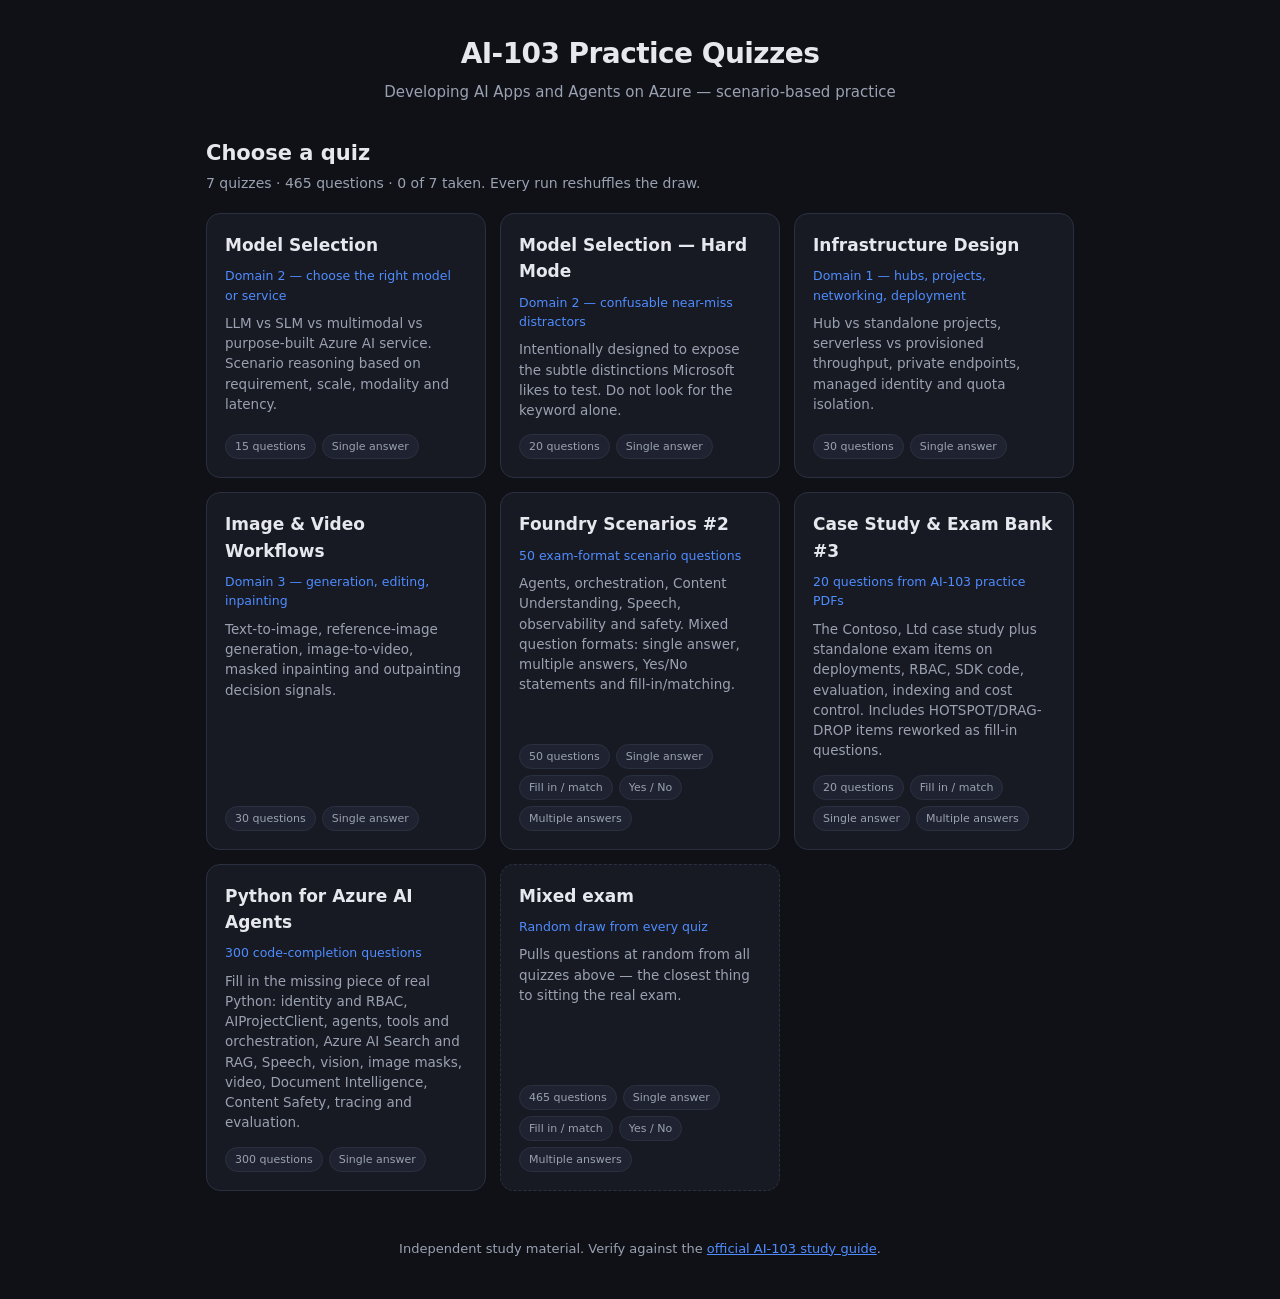
<file: index.html>
<!DOCTYPE html>
<html lang="en">
<head>
<meta charset="utf-8">
<title>AI-103 Practice Quizzes</title>
<meta http-equiv="refresh" content="0; url=./quiz/">
<link rel="canonical" href="./quiz/">
<script>location.replace("./quiz/");</script>
</head>
<body>
<p>Redirecting to the <a href="./quiz/">AI-103 practice quizzes</a>&hellip;</p>
</body>
</html>
</file>
<file: quiz/styles.css>
:root {
  --bg: #0f1117;
  --card: #171a23;
  --card-2: #1f2331;
  --border: #2b3040;
  --text: #e6e8ee;
  --muted: #9aa1b1;
  --accent: #4f8cff;
  --accent-dim: #2a4b8d;
  --ok: #3fb950;
  --bad: #f85149;
  --warn: #d29922;
}

* { box-sizing: border-box; }

body {
  margin: 0;
  background: var(--bg);
  color: var(--text);
  font: 16px/1.55 "Segoe UI", system-ui, -apple-system, sans-serif;
  -webkit-text-size-adjust: 100%;
  overflow-wrap: break-word;
}

.site-header {
  padding: 32px 20px 8px;
  text-align: center;
}
.site-header h1 { margin: 0; font-size: 28px; letter-spacing: -0.02em; }
.subtitle { margin: 6px 0 0; color: var(--muted); font-size: 15px; }

main { max-width: 900px; margin: 0 auto; padding: 24px 16px 48px; }

.card {
  background: var(--card);
  border: 1px solid var(--border);
  border-radius: 14px;
  padding: 24px;
}
.card h2 { margin-top: 0; font-size: 19px; line-height: 1.5; white-space: pre-line; font-weight: 600; overflow-wrap: anywhere; }
.card h3 { margin: 28px 0 10px; font-size: 16px; color: var(--muted); text-transform: uppercase; letter-spacing: 0.06em; }

.hidden { display: none !important; }
.muted { color: var(--muted); }

/* ---------- form controls ---------- */
.field { margin: 18px 0; }
.field > label { display: block; margin-bottom: 6px; font-size: 14px; color: var(--muted); }
select {
  width: 100%;
  padding: 10px 12px;
  background: var(--card-2);
  color: var(--text);
  border: 1px solid var(--border);
  border-radius: 8px;
  font-size: 15px;
}
.checkbox-row { display: flex; flex-direction: column; gap: 8px; }
.checkbox-row label { color: var(--text); font-size: 14px; cursor: pointer; }
input[type="checkbox"] { margin-right: 8px; accent-color: var(--accent); }

button {
  font: inherit;
  padding: 11px 20px;
  border-radius: 8px;
  cursor: pointer;
  border: 1px solid transparent;
}
button.primary { background: var(--accent); color: #fff; font-weight: 600; }
button.primary:hover { background: #3d78e8; }
button.secondary { background: transparent; color: var(--text); border-color: var(--border); }
button.secondary:hover { background: var(--card-2); }
button:disabled { opacity: 0.4; cursor: not-allowed; }
button.link-btn {
  background: none;
  border: none;
  color: var(--muted);
  padding: 6px 0;
  font-size: 13px;
}
button.link-btn:hover { color: var(--accent); }
.push-right { margin-left: auto; }

/* ---------- library ---------- */
.library-intro { margin-bottom: 18px; }
.library-intro h2 { margin: 0 0 4px; font-size: 21px; }
.library-intro p { margin: 0; font-size: 14px; }
.library-intro .link-btn { margin-top: 2px; }

.quiz-grid {
  display: grid;
  grid-template-columns: repeat(auto-fill, minmax(260px, 1fr));
  gap: 14px;
}
.quiz-card {
  display: flex;
  flex-direction: column;
  gap: 8px;
  text-align: left;
  background: var(--card);
  border: 1px solid var(--border);
  border-radius: 14px;
  padding: 18px;
  color: var(--text);
  transition: border-color 0.15s, transform 0.15s;
}
.quiz-card:hover { border-color: var(--accent); transform: translateY(-2px); }
.quiz-card.mixed { border-style: dashed; }
.quiz-card.done { border-color: rgba(63, 185, 80, 0.45); }
.quiz-card.done h3 { display: flex; align-items: center; gap: 8px; }
.done-check {
  flex: 0 0 auto;
  width: 20px;
  height: 20px;
  border-radius: 50%;
  display: grid;
  place-items: center;
  font-size: 12px;
  color: var(--bg);
  background: var(--ok);
}
.quiz-card-status { margin: 0; font-size: 12.5px; font-weight: 600; }
.quiz-card-status.score-ok { color: var(--ok); }
.quiz-card-status.score-warn { color: var(--warn); }
.quiz-card-status.score-bad { color: var(--bad); }
.quiz-card h3 { margin: 0; font-size: 17px; }
.quiz-card-sub { margin: 0; font-size: 12.5px; color: var(--accent); }
.quiz-card-desc { margin: 0; font-size: 13.5px; color: var(--muted); line-height: 1.5; }
.quiz-card-meta { display: flex; flex-wrap: wrap; gap: 6px; margin-top: auto; padding-top: 6px; }
.tag {
  font-size: 11px;
  padding: 3px 9px;
  border-radius: 999px;
  background: var(--card-2);
  border: 1px solid var(--border);
  color: var(--muted);
}

/* ---------- quiz ---------- */
.quiz-meta {
  display: flex;
  justify-content: space-between;
  align-items: center;
  gap: 12px;
  font-size: 13px;
  color: var(--muted);
}
.meta-right { display: flex; gap: 6px; align-items: center; flex-wrap: wrap; justify-content: flex-end; }
.pill {
  background: var(--card-2);
  border: 1px solid var(--border);
  border-radius: 999px;
  padding: 3px 12px;
  font-size: 12px;
}
.badge {
  border-radius: 999px;
  padding: 3px 10px;
  font-size: 11px;
  font-weight: 600;
  border: 1px solid var(--border);
  background: var(--card-2);
}
.badge-single { color: #7fb2ff; border-color: #2a4b8d; }
.badge-multi { color: #d59bff; border-color: #5a3a8d; }
.badge-yesno, .badge-truefalse { color: #f0b429; border-color: #6d5416; }
.badge-match { color: #4fd1c5; border-color: #1f6b64; }

.hint {
  font-size: 13px;
  color: var(--muted);
  background: var(--card-2);
  border: 1px solid var(--border);
  border-radius: 8px;
  padding: 9px 12px;
  margin: 0 0 14px;
  white-space: pre-wrap;
  overflow-wrap: anywhere;
  font-family: ui-monospace, SFMono-Regular, Consolas, monospace;
}
/* Code keeps its indentation and scrolls sideways instead of re-wrapping. */
.hint.code {
  white-space: pre;
  overflow-wrap: normal;
  overflow-x: auto;
  -webkit-overflow-scrolling: touch;
  scrollbar-width: thin;
  scrollbar-color: var(--border) transparent;
}
.hint.code::-webkit-scrollbar { height: 6px; }
.hint.code::-webkit-scrollbar-thumb { background: var(--border); border-radius: 999px; }
.hint.code::-webkit-scrollbar-track { background: transparent; }

.case-study {
  border: 1px solid var(--border);
  border-radius: 8px;
  background: var(--card-2);
  padding: 10px 12px;
  margin: 0 0 14px;
  font-size: 13.5px;
}
.case-study summary { cursor: pointer; color: var(--accent); font-size: 13px; }
.case-study > div { white-space: pre-line; overflow-wrap: anywhere; color: var(--muted); margin-top: 10px; line-height: 1.55; }
.progress-track {
  height: 5px;
  background: var(--card-2);
  border-radius: 999px;
  margin: 10px 0 20px;
  overflow: hidden;
}
.progress-fill { height: 100%; width: 0; background: var(--accent); transition: width 0.25s ease; }

.options { list-style: none; margin: 0; padding: 0; display: flex; flex-direction: column; gap: 10px; }
.options li { margin: 0; }
.option {
  display: flex;
  align-items: flex-start;
  gap: 12px;
  width: 100%;
  text-align: left;
  padding: 13px 15px;
  background: var(--card-2);
  border: 1px solid var(--border);
  border-radius: 10px;
  color: var(--text);
  overflow-wrap: anywhere;
  transition: border-color 0.15s, background 0.15s;
}
.option:hover:not(:disabled) { border-color: var(--accent-dim); }
.option .letter {
  flex: 0 0 24px;
  height: 24px;
  border-radius: 6px;
  background: var(--bg);
  border: 1px solid var(--border);
  display: grid;
  place-items: center;
  font-size: 13px;
  font-weight: 600;
}
.option.selected { border-color: var(--accent); background: rgba(79, 140, 255, 0.1); }
.option.correct { border-color: var(--ok); background: rgba(63, 185, 80, 0.12); }
.option.incorrect { border-color: var(--bad); background: rgba(248, 81, 73, 0.12); }

/* ---------- yes/no statement tables ---------- */
table.statements { width: 100%; border-collapse: collapse; font-size: 14.5px; }
table.statements th {
  text-align: left;
  font-size: 11px;
  letter-spacing: 0.06em;
  text-transform: uppercase;
  color: var(--muted);
  padding: 0 0 8px;
}
table.statements td { padding: 11px 0; border-top: 1px solid var(--border); vertical-align: middle; }
table.statements td.choice-cell { text-align: right; white-space: nowrap; padding-left: 12px; }
.choice {
  background: var(--card-2);
  border: 1px solid var(--border);
  color: var(--text);
  padding: 7px 16px;
  border-radius: 8px;
  font-size: 13px;
  margin-left: 6px;
}
.choice:hover:not(:disabled) { border-color: var(--accent-dim); }
.choice.selected { border-color: var(--accent); background: rgba(79, 140, 255, 0.14); }
.choice.correct { border-color: var(--ok); background: rgba(63, 185, 80, 0.14); }
.choice.incorrect { border-color: var(--bad); background: rgba(248, 81, 73, 0.14); }

/* ---------- match / fill-in ---------- */
table.match { width: 100%; border-collapse: collapse; font-size: 14.5px; }
table.match td { padding: 10px 0; border-top: 1px solid var(--border); vertical-align: middle; }
table.match td.match-label { width: 42%; padding-right: 14px; color: var(--text); }
table.match select { min-width: 200px; }
select.correct { border-color: var(--ok); background: rgba(63, 185, 80, 0.12); }
select.incorrect { border-color: var(--bad); background: rgba(248, 81, 73, 0.12); }

.feedback {
  margin-top: 16px;
  padding: 13px 15px;
  border-radius: 10px;
  font-size: 14px;
  border: 1px solid var(--border);
  background: var(--card-2);
}
.feedback.correct { border-color: var(--ok); }
.feedback.incorrect { border-color: var(--bad); }
.feedback strong { display: block; margin-bottom: 4px; }

.quiz-actions { display: flex; gap: 10px; margin-top: 24px; flex-wrap: wrap; }

/* ---------- result ---------- */
.score-wrap { display: flex; align-items: center; gap: 24px; flex-wrap: wrap; }
.score-ring {
  width: 132px;
  height: 132px;
  border-radius: 50%;
  display: grid;
  place-items: center;
  background: conic-gradient(var(--accent) 0deg, var(--card-2) 0deg);
  position: relative;
}
.score-ring::after {
  content: "";
  position: absolute;
  inset: 11px;
  border-radius: 50%;
  background: var(--card);
}
.score-ring span { position: relative; z-index: 1; font-size: 30px; font-weight: 700; }
.score-detail { margin: 0 0 6px; font-size: 18px; }

.breakdown { width: 100%; border-collapse: collapse; font-size: 14px; }
.breakdown td, .breakdown th { padding: 8px 10px; border-bottom: 1px solid var(--border); text-align: left; }
.breakdown td:last-child, .breakdown th:last-child { text-align: right; white-space: nowrap; }

.review { display: flex; flex-direction: column; gap: 12px; }
.review-item {
  border: 1px solid var(--border);
  border-left-width: 4px;
  border-radius: 8px;
  padding: 13px 15px;
  background: var(--card-2);
  font-size: 14px;
}
.review-item.ok { border-left-color: var(--ok); }
.review-item.bad { border-left-color: var(--bad); }
.review-item .q { font-weight: 600; margin-bottom: 8px; white-space: pre-line; overflow-wrap: anywhere; }
.review-item .line { margin: 3px 0; overflow-wrap: anywhere; }
.review-item .src { margin-top: 8px; font-size: 12px; color: var(--muted); }
.tag-correct { color: var(--ok); }
.tag-wrong { color: var(--bad); }

.site-footer {
  max-width: 820px;
  margin: 0 auto;
  padding: 0 16px 40px;
  color: var(--muted);
  font-size: 13px;
  text-align: center;
}
.site-footer a { color: var(--accent); }

@media (max-width: 560px) {
  .site-header { padding: 20px 16px 4px; }
  .site-header h1 { font-size: 22px; }
  .subtitle { font-size: 13px; }
  main { padding: 16px 12px 40px; }
  .card { padding: 16px 14px; }
  .card h2 { font-size: 16.5px; line-height: 1.5; }

  .quiz-meta { flex-direction: column; align-items: flex-start; gap: 6px; }
  .meta-right { justify-content: flex-start; }

  .hint { font-size: 12px; }

  select { font-size: 16px; }

  .score-ring { width: 108px; height: 108px; }
  .score-ring span { font-size: 24px; }
  .quiz-grid { grid-template-columns: 1fr; }

  table.match td.match-label { width: auto; display: block; padding: 8px 0 4px; border: none; }
  table.match td { display: block; border-top: none; }
  table.match tr { display: block; border-top: 1px solid var(--border); padding: 6px 0; }
  table.match select { min-width: 0; width: 100%; }

  table.statements tr:first-child { display: none; }
  table.statements tr { display: block; border-top: 1px solid var(--border); padding: 10px 0; }
  table.statements td { display: block; border-top: none; padding: 2px 0; }
  table.statements td.choice-cell { text-align: left; padding: 8px 0 0; }
  .choice { margin: 0 8px 0 0; min-width: 84px; padding: 9px 16px; }

  .quiz-actions button { flex: 1 1 auto; }
  .quiz-actions .link-btn { flex: 0 0 auto; }
}
</file>
